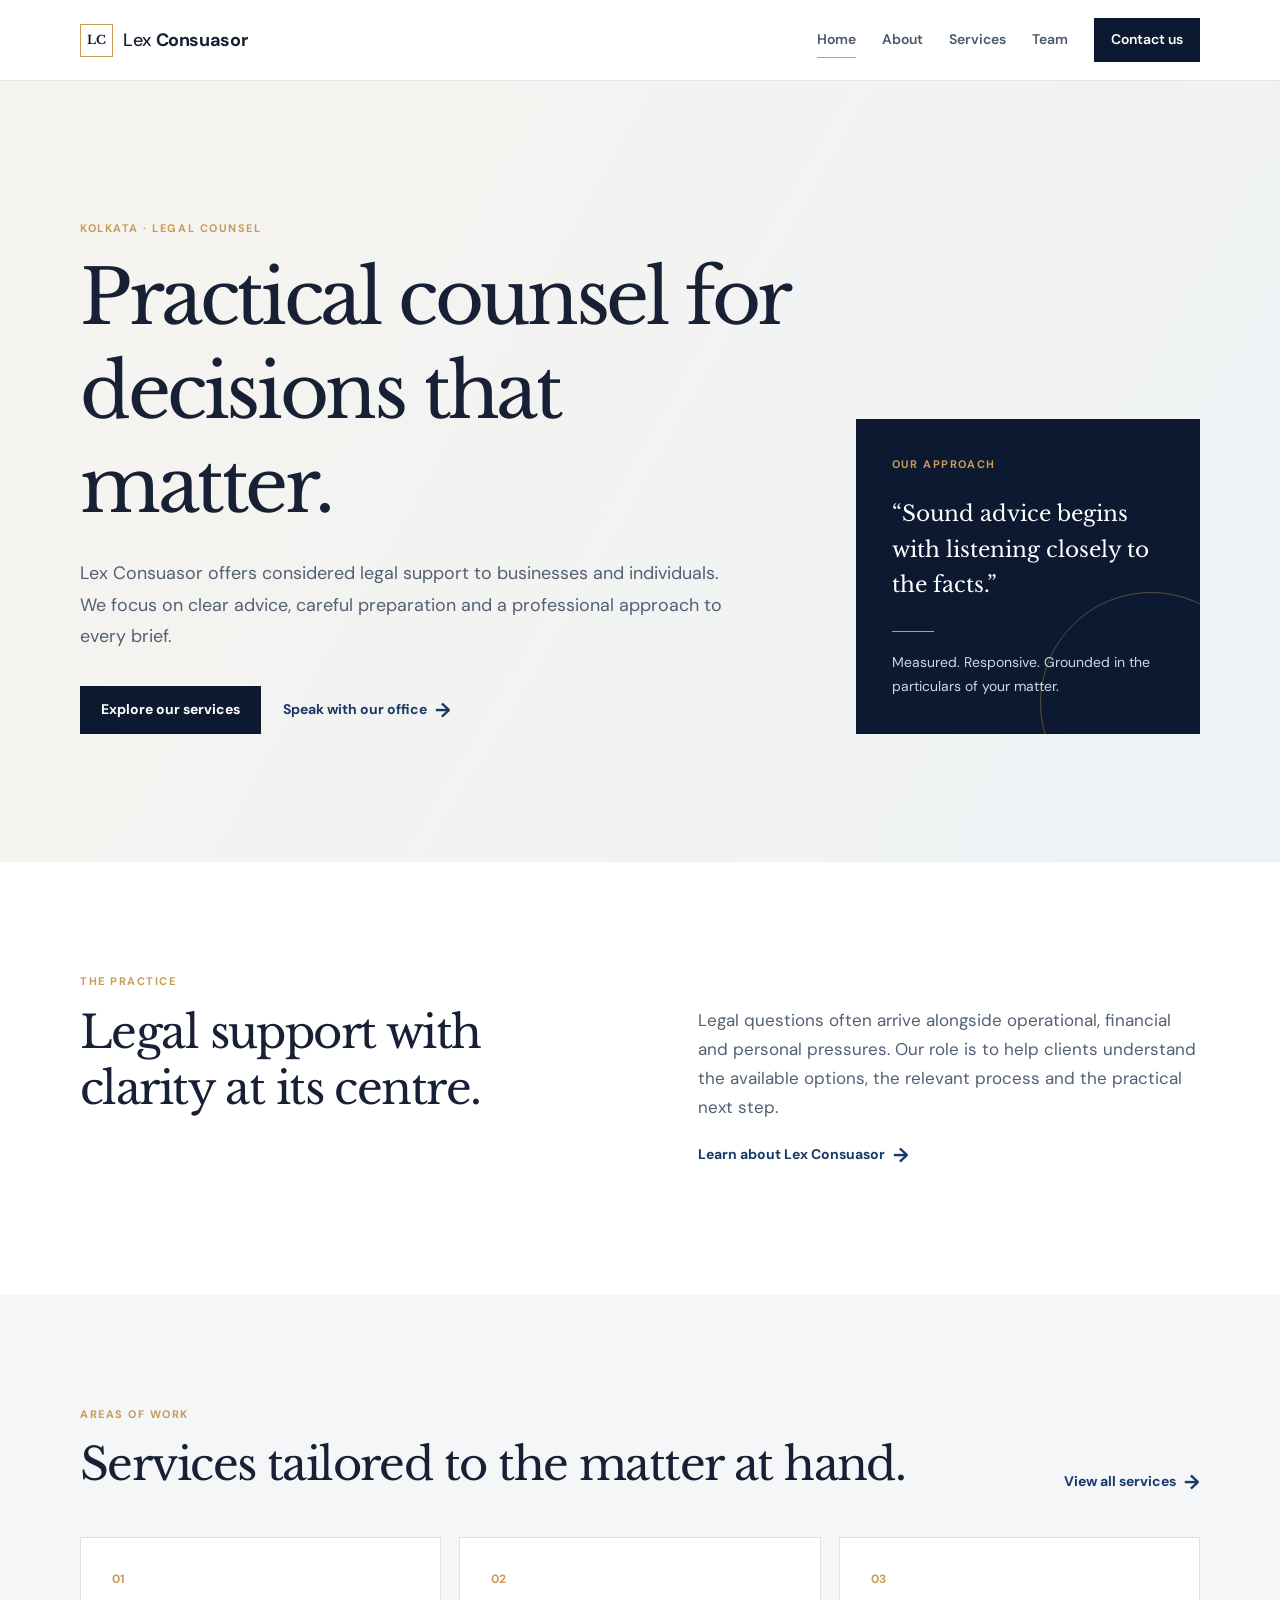
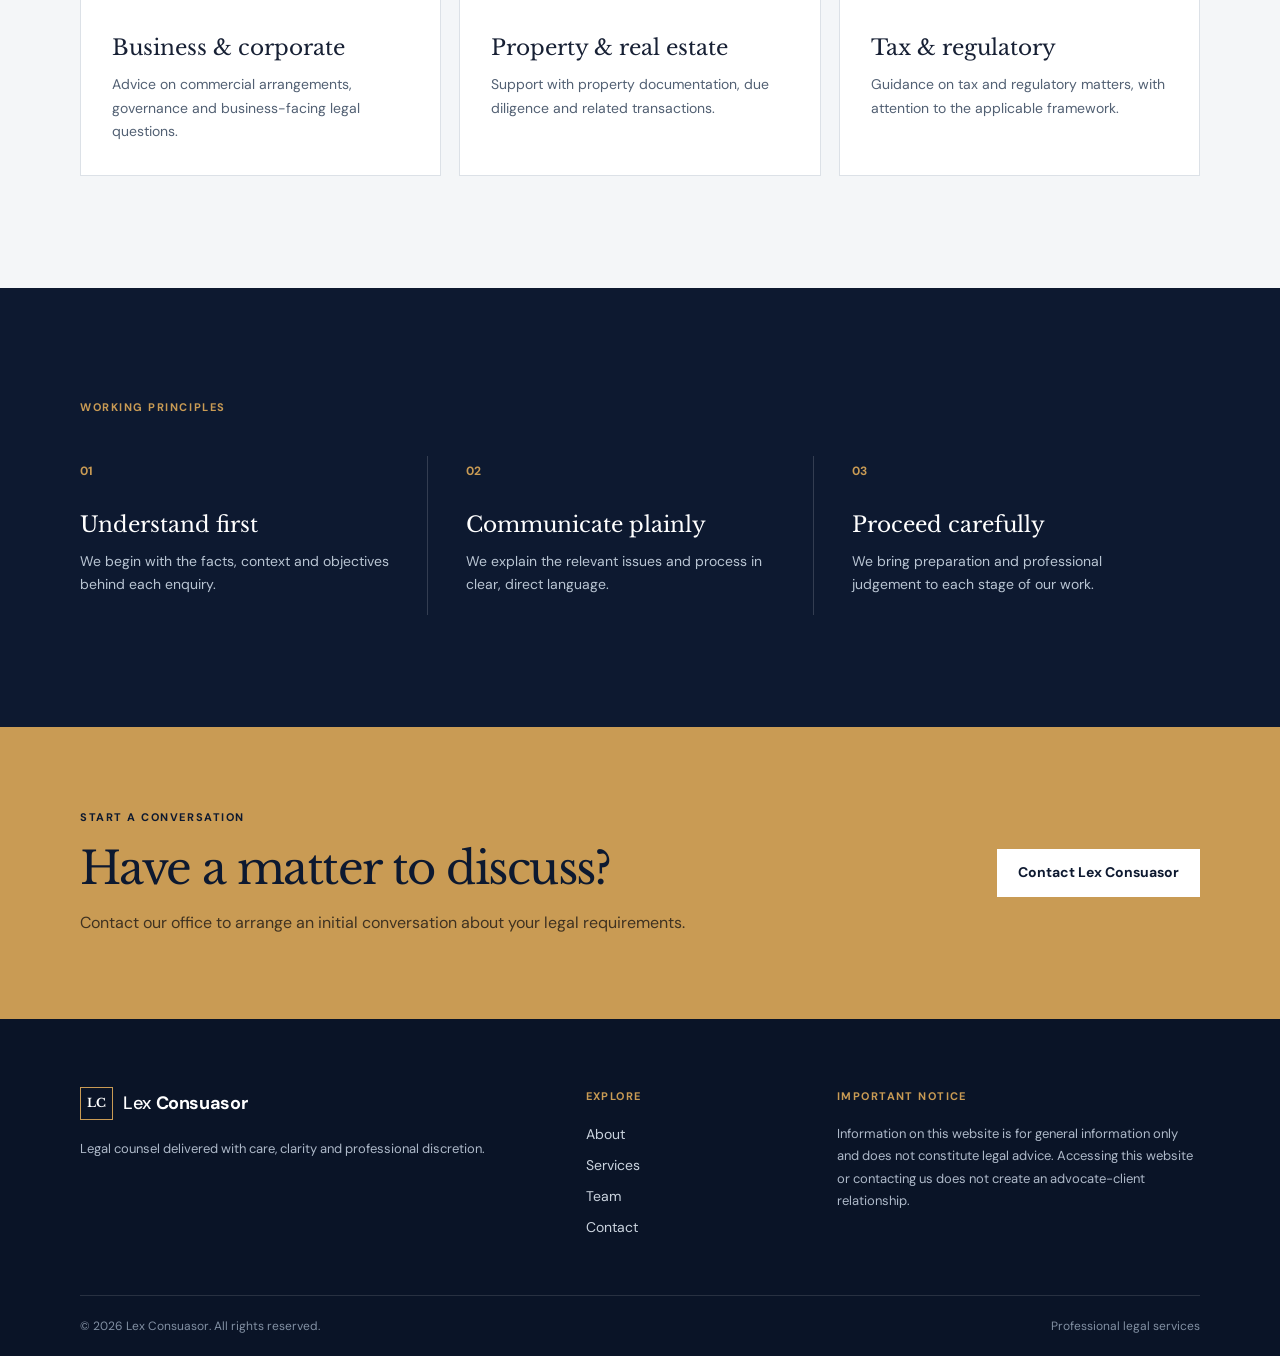
<file: docs/index.html>
<!doctype html>
<html lang="en">
  <head>
    <meta charset="utf-8">
    <meta name="viewport" content="width=device-width, initial-scale=1">
    <meta name="description" content="Lex Consuasor is a Kolkata-based legal practice providing clear, considered counsel across business, property, tax, employment and related matters.">
    <title>Lex Consuasor | Legal Counsel</title>
    <link rel="preconnect" href="https://fonts.googleapis.com">
    <link rel="preconnect" href="https://fonts.gstatic.com" crossorigin>
    <link href="https://fonts.googleapis.com/css2?family=DM+Sans:wght@400;500;600;700&family=Libre+Baskerville:wght@400;700&display=swap" rel="stylesheet">
    <link rel="stylesheet" href="assets/css/style.css">
  </head>
  <body>
    <a class="skip-link" href="#main-content">Skip to content</a>
    <header class="site-header">
      <div class="container header-inner">
        <a class="brand" href="index.html" aria-label="Lex Consuasor home"><span class="brand-mark">LC</span><span>Lex <strong>Consuasor</strong></span></a>
        <button class="menu-toggle" type="button" aria-expanded="false" aria-controls="site-nav"><span></span><span></span><span></span><span class="sr-only">Menu</span></button>
        <nav id="site-nav" class="site-nav" aria-label="Primary navigation">
          <a class="active" aria-current="page" href="index.html">Home</a>
          <a href="about.html">About</a>
          <a href="services.html">Services</a>
          <a href="team.html">Team</a>
          <a class="nav-contact" href="contact.html">Contact us</a>
        </nav>
      </div>
    </header>
    <main id="main-content">
      <section class="hero">
        <div class="container hero-grid">
          <div class="hero-copy">
            <p class="eyebrow">Kolkata · Legal counsel</p>
            <h1>Practical counsel for decisions that matter.</h1>
            <p class="lede">Lex Consuasor offers considered legal support to businesses and individuals. We focus on clear advice, careful preparation and a professional approach to every brief.</p>
            <div class="button-row"><a class="button button-primary" href="services.html">Explore our services</a><a class="text-link" href="contact.html">Speak with our office <span aria-hidden="true">→</span></a></div>
          </div>
          <div class="hero-panel" aria-label="Lex Consuasor principle">
            <p class="panel-kicker">Our approach</p>
            <blockquote>“Sound advice begins with listening closely to the facts.”</blockquote>
            <div class="panel-line"></div>
            <p>Measured. Responsive. Grounded in the particulars of your matter.</p>
          </div>
        </div>
      </section>
      <section class="section intro-section">
        <div class="container split-intro">
          <div><p class="eyebrow">The practice</p><h2>Legal support with clarity at its centre.</h2></div>
          <div><p>Legal questions often arrive alongside operational, financial and personal pressures. Our role is to help clients understand the available options, the relevant process and the practical next step.</p><a class="text-link" href="about.html">Learn about Lex Consuasor <span aria-hidden="true">→</span></a></div>
        </div>
      </section>
      <section class="section section-tint" aria-labelledby="service-heading">
        <div class="container"><div class="section-heading"><div><p class="eyebrow">Areas of work</p><h2 id="service-heading">Services tailored to the matter at hand.</h2></div><a class="text-link" href="services.html">View all services <span aria-hidden="true">→</span></a></div>
          <div class="service-grid">
            <article class="service-card"><span class="number">01</span><h3>Business &amp; corporate</h3><p>Advice on commercial arrangements, governance and business-facing legal questions.</p></article>
            <article class="service-card"><span class="number">02</span><h3>Property &amp; real estate</h3><p>Support with property documentation, due diligence and related transactions.</p></article>
            <article class="service-card"><span class="number">03</span><h3>Tax &amp; regulatory</h3><p>Guidance on tax and regulatory matters, with attention to the applicable framework.</p></article>
          </div>
        </div>
      </section>
      <section class="section values-section">
        <div class="container"><p class="eyebrow">Working principles</p><div class="values-grid"><div><span>01</span><h3>Understand first</h3><p>We begin with the facts, context and objectives behind each enquiry.</p></div><div><span>02</span><h3>Communicate plainly</h3><p>We explain the relevant issues and process in clear, direct language.</p></div><div><span>03</span><h3>Proceed carefully</h3><p>We bring preparation and professional judgement to each stage of our work.</p></div></div></div>
      </section>
      <section class="cta-section"><div class="container cta-inner"><div><p class="eyebrow">Start a conversation</p><h2>Have a matter to discuss?</h2><p>Contact our office to arrange an initial conversation about your legal requirements.</p></div><a class="button button-light" href="contact.html">Contact Lex Consuasor</a></div></section>
    </main>
    <footer class="site-footer"><div class="container footer-grid"><div><a class="brand brand-footer" href="index.html"><span class="brand-mark">LC</span><span>Lex <strong>Consuasor</strong></span></a><p class="footer-note">Legal counsel delivered with care, clarity and professional discretion.</p></div><div><p class="footer-label">Explore</p><a href="about.html">About</a><a href="services.html">Services</a><a href="team.html">Team</a><a href="contact.html">Contact</a></div><div><p class="footer-label">Important notice</p><p class="footer-note">Information on this website is for general information only and does not constitute legal advice. Accessing this website or contacting us does not create an advocate-client relationship.</p></div></div><div class="container footer-bottom"><span>© <span data-current-year></span> Lex Consuasor. All rights reserved.</span><span>Professional legal services</span></div></footer>
    <script src="assets/js/main.js"></script>
  </body>
</html>
</file>
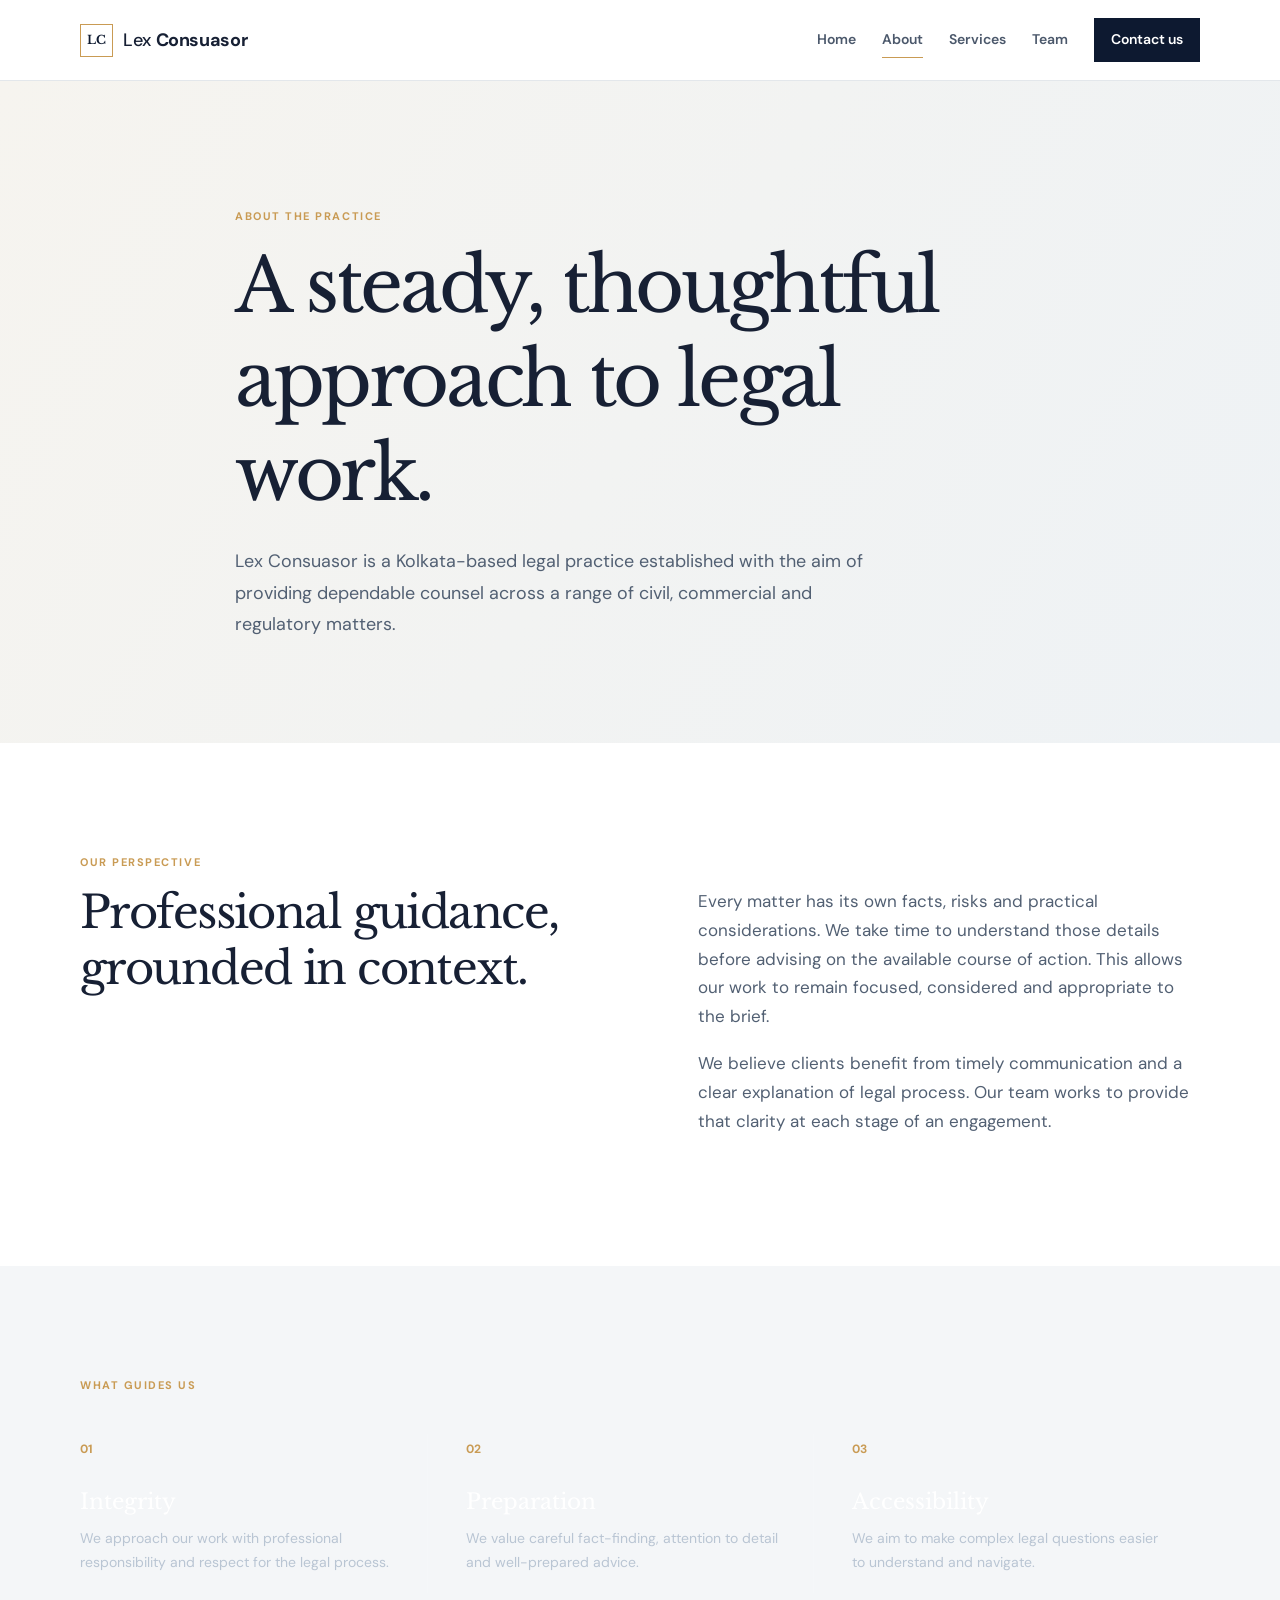
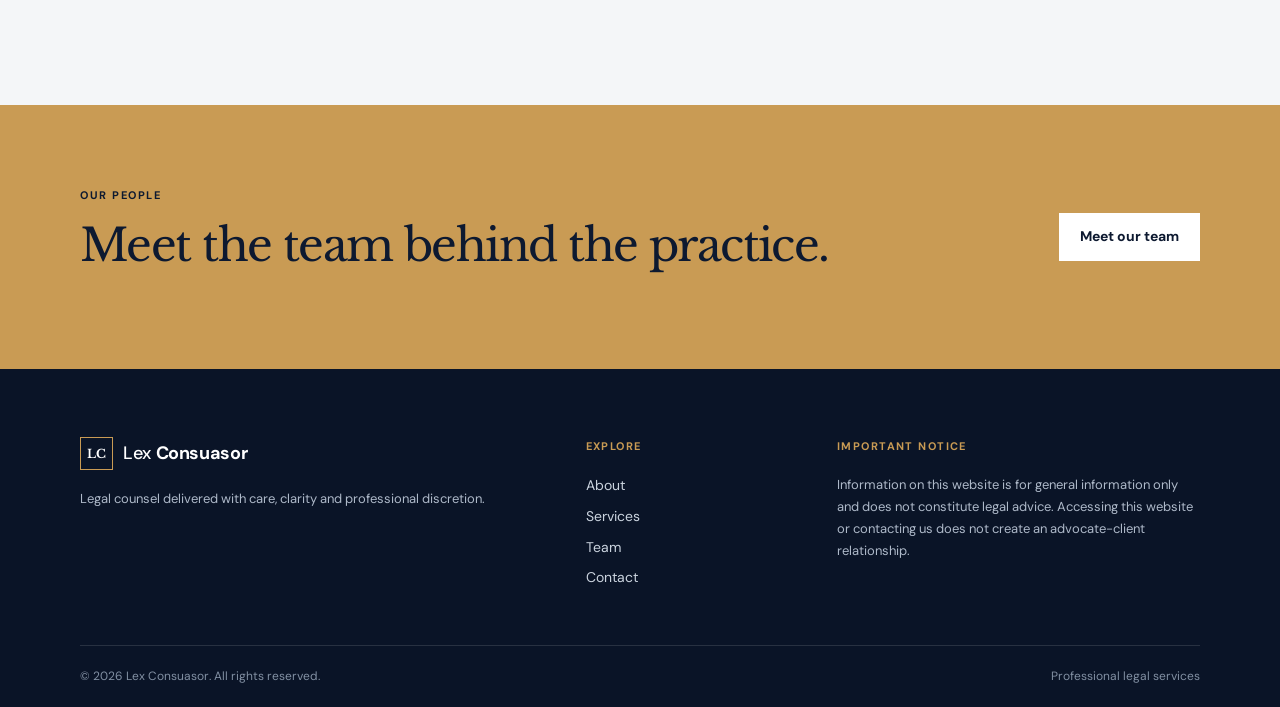
<file: docs/about.html>
<!doctype html>
<html lang="en">
  <head><meta charset="utf-8"><meta name="viewport" content="width=device-width, initial-scale=1"><meta name="description" content="Learn about Lex Consuasor, a legal practice based in Kolkata."><title>About | Lex Consuasor</title><link rel="preconnect" href="https://fonts.googleapis.com"><link rel="preconnect" href="https://fonts.gstatic.com" crossorigin><link href="https://fonts.googleapis.com/css2?family=DM+Sans:wght@400;500;600;700&family=Libre+Baskerville:wght@400;700&display=swap" rel="stylesheet"><link rel="stylesheet" href="assets/css/style.css"></head>
  <body><a class="skip-link" href="#main-content">Skip to content</a><header class="site-header"><div class="container header-inner"><a class="brand" href="index.html" aria-label="Lex Consuasor home"><span class="brand-mark">LC</span><span>Lex <strong>Consuasor</strong></span></a><button class="menu-toggle" type="button" aria-expanded="false" aria-controls="site-nav"><span></span><span></span><span></span><span class="sr-only">Menu</span></button><nav id="site-nav" class="site-nav" aria-label="Primary navigation"><a href="index.html">Home</a><a class="active" aria-current="page" href="about.html">About</a><a href="services.html">Services</a><a href="team.html">Team</a><a class="nav-contact" href="contact.html">Contact us</a></nav></div></header>
  <main id="main-content"><section class="page-hero"><div class="container narrow"><p class="eyebrow">About the practice</p><h1>A steady, thoughtful approach to legal work.</h1><p class="lede">Lex Consuasor is a Kolkata-based legal practice established with the aim of providing dependable counsel across a range of civil, commercial and regulatory matters.</p></div></section><section class="section"><div class="container split-intro"><div><p class="eyebrow">Our perspective</p><h2>Professional guidance, grounded in context.</h2></div><div><p>Every matter has its own facts, risks and practical considerations. We take time to understand those details before advising on the available course of action. This allows our work to remain focused, considered and appropriate to the brief.</p><p>We believe clients benefit from timely communication and a clear explanation of legal process. Our team works to provide that clarity at each stage of an engagement.</p></div></div></section><section class="section section-tint"><div class="container"><p class="eyebrow">What guides us</p><div class="values-grid"><div><span>01</span><h3>Integrity</h3><p>We approach our work with professional responsibility and respect for the legal process.</p></div><div><span>02</span><h3>Preparation</h3><p>We value careful fact-finding, attention to detail and well-prepared advice.</p></div><div><span>03</span><h3>Accessibility</h3><p>We aim to make complex legal questions easier to understand and navigate.</p></div></div></div></section><section class="cta-section"><div class="container cta-inner"><div><p class="eyebrow">Our people</p><h2>Meet the team behind the practice.</h2></div><a class="button button-light" href="team.html">Meet our team</a></div></section></main>
  <footer class="site-footer"><div class="container footer-grid"><div><a class="brand brand-footer" href="index.html"><span class="brand-mark">LC</span><span>Lex <strong>Consuasor</strong></span></a><p class="footer-note">Legal counsel delivered with care, clarity and professional discretion.</p></div><div><p class="footer-label">Explore</p><a href="about.html">About</a><a href="services.html">Services</a><a href="team.html">Team</a><a href="contact.html">Contact</a></div><div><p class="footer-label">Important notice</p><p class="footer-note">Information on this website is for general information only and does not constitute legal advice. Accessing this website or contacting us does not create an advocate-client relationship.</p></div></div><div class="container footer-bottom"><span>© <span data-current-year></span> Lex Consuasor. All rights reserved.</span><span>Professional legal services</span></div></footer><script src="assets/js/main.js"></script></body>
</html>
</file>
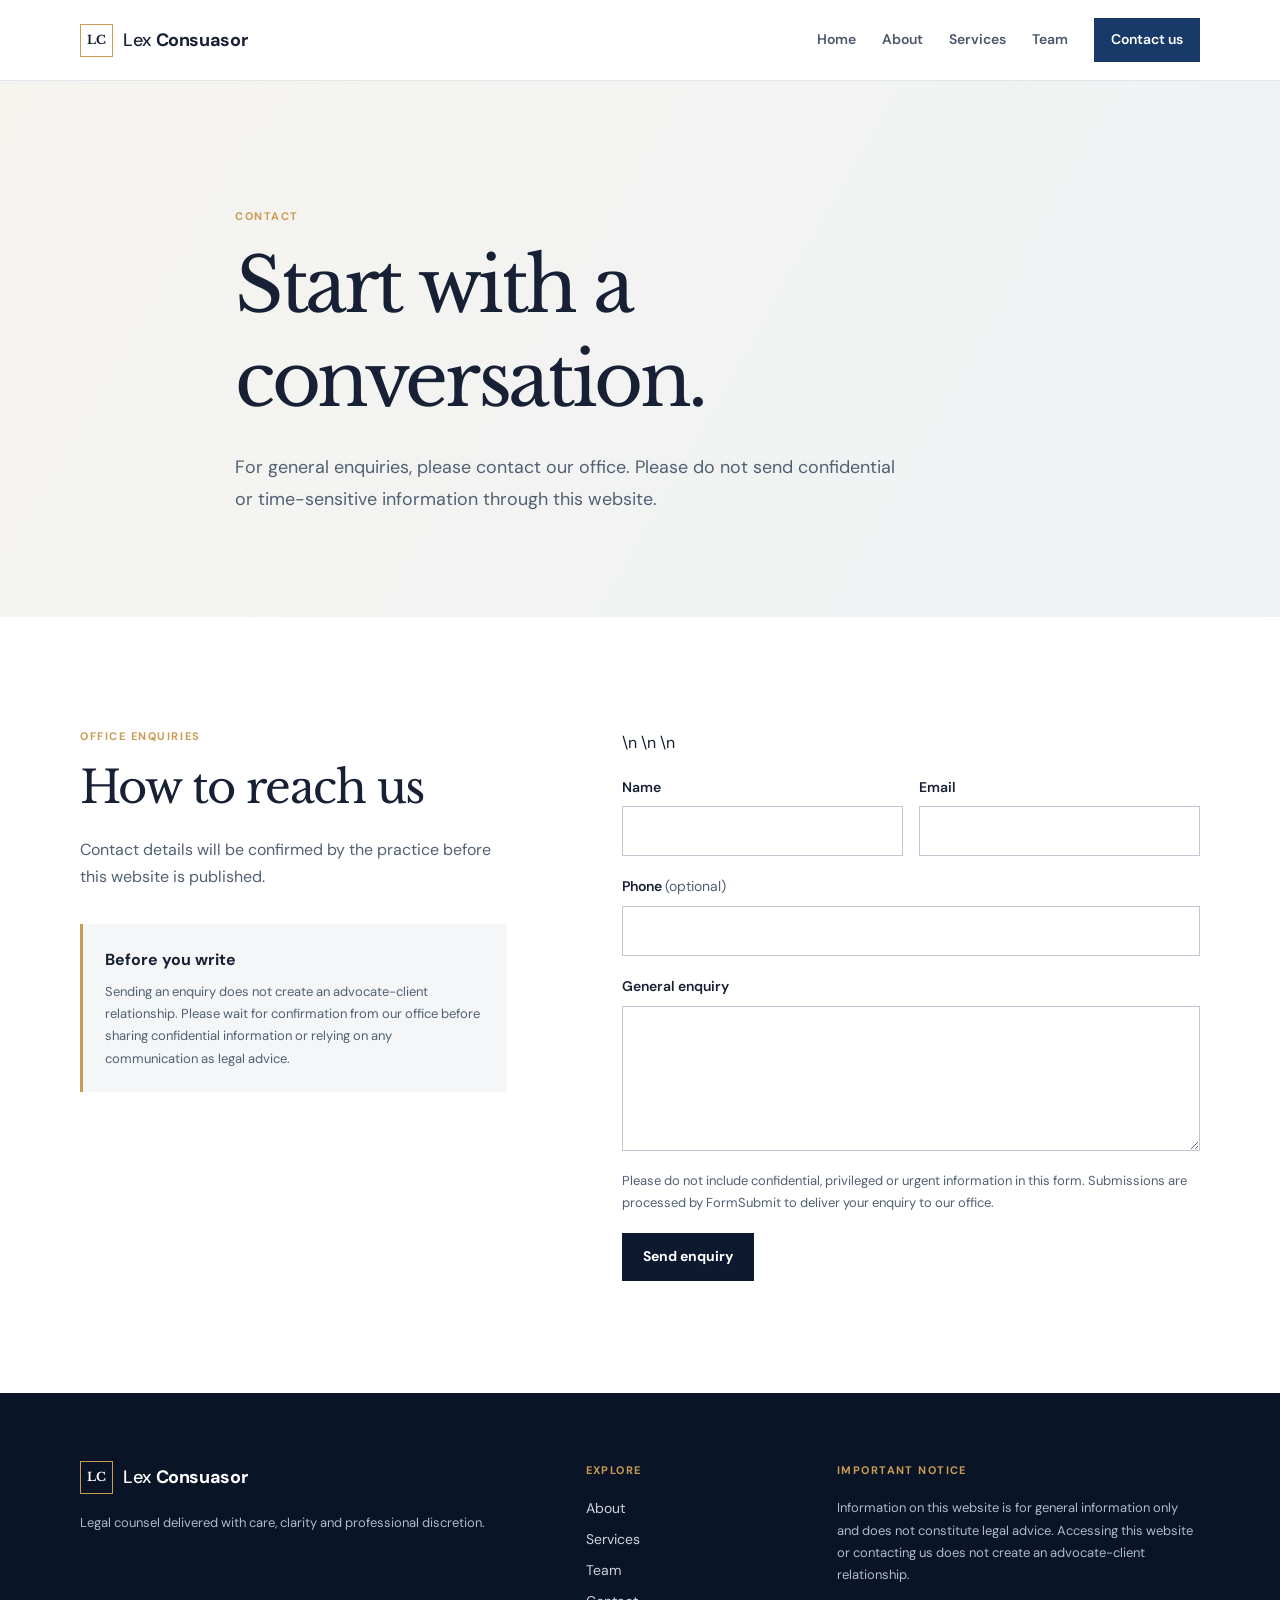
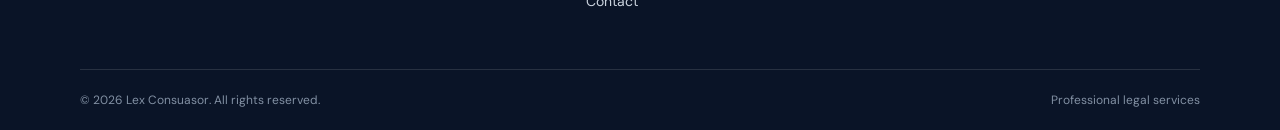
<file: docs/contact.html>
<!doctype html>
<html lang="en">
  <head><meta charset="utf-8"><meta name="viewport" content="width=device-width, initial-scale=1"><meta name="description" content="Contact Lex Consuasor."><title>Contact | Lex Consuasor</title><link rel="preconnect" href="https://fonts.googleapis.com"><link rel="preconnect" href="https://fonts.gstatic.com" crossorigin><link href="https://fonts.googleapis.com/css2?family=DM+Sans:wght@400;500;600;700&family=Libre+Baskerville:wght@400;700&display=swap" rel="stylesheet"><link rel="stylesheet" href="assets/css/style.css"></head>
  <body><a class="skip-link" href="#main-content">Skip to content</a><header class="site-header"><div class="container header-inner"><a class="brand" href="index.html" aria-label="Lex Consuasor home"><span class="brand-mark">LC</span><span>Lex <strong>Consuasor</strong></span></a><button class="menu-toggle" type="button" aria-expanded="false" aria-controls="site-nav"><span></span><span></span><span></span><span class="sr-only">Menu</span></button><nav id="site-nav" class="site-nav" aria-label="Primary navigation"><a href="index.html">Home</a><a href="about.html">About</a><a href="services.html">Services</a><a href="team.html">Team</a><a class="nav-contact active" aria-current="page" href="contact.html">Contact us</a></nav></div></header>
  <main id="main-content"><section class="page-hero"><div class="container narrow"><p class="eyebrow">Contact</p><h1>Start with a conversation.</h1><p class="lede">For general enquiries, please contact our office. Please do not send confidential or time-sensitive information through this website.</p></div></section><section class="section"><div class="container contact-grid"><div><p class="eyebrow">Office enquiries</p><h2>How to reach us</h2><p>Contact details will be confirmed by the practice before this website is published.</p><div class="contact-notice"><strong>Before you write</strong><p>Sending an enquiry does not create an advocate-client relationship. Please wait for confirmation from our office before sharing confidential information or relying on any communication as legal advice.</p></div></div><form class="contact-form" action="https://formsubmit.co/lc.kol@outlook.com" method="post">\n        <input type="hidden" name="_subject" value="New Lex Consuasor website enquiry">\n        <input type="hidden" name="_template" value="table">\n        <input type="hidden" name="_next" value="https://lex-consuasor.github.io/lex-consuasor/thanks.html"><div class="form-row"><label for="name">Name<input id="name" name="name" autocomplete="name" required></label><label for="email">Email<input id="email" name="email" type="email" autocomplete="email" required></label></div><label for="phone">Phone <span>(optional)</span><input id="phone" name="phone" type="tel" autocomplete="tel"></label><label for="message">General enquiry<textarea id="message" name="message" rows="5" required></textarea></label><p class="form-note">Please do not include confidential, privileged or urgent information in this form. Submissions are processed by FormSubmit to deliver your enquiry to our office.</p><button class="button button-primary" type="submit">Send enquiry</button></form></div></section></main>
  <footer class="site-footer"><div class="container footer-grid"><div><a class="brand brand-footer" href="index.html"><span class="brand-mark">LC</span><span>Lex <strong>Consuasor</strong></span></a><p class="footer-note">Legal counsel delivered with care, clarity and professional discretion.</p></div><div><p class="footer-label">Explore</p><a href="about.html">About</a><a href="services.html">Services</a><a href="team.html">Team</a><a href="contact.html">Contact</a></div><div><p class="footer-label">Important notice</p><p class="footer-note">Information on this website is for general information only and does not constitute legal advice. Accessing this website or contacting us does not create an advocate-client relationship.</p></div></div><div class="container footer-bottom"><span>© <span data-current-year></span> Lex Consuasor. All rights reserved.</span><span>Professional legal services</span></div></footer><script src="assets/js/main.js"></script></body>
</html>
</file>
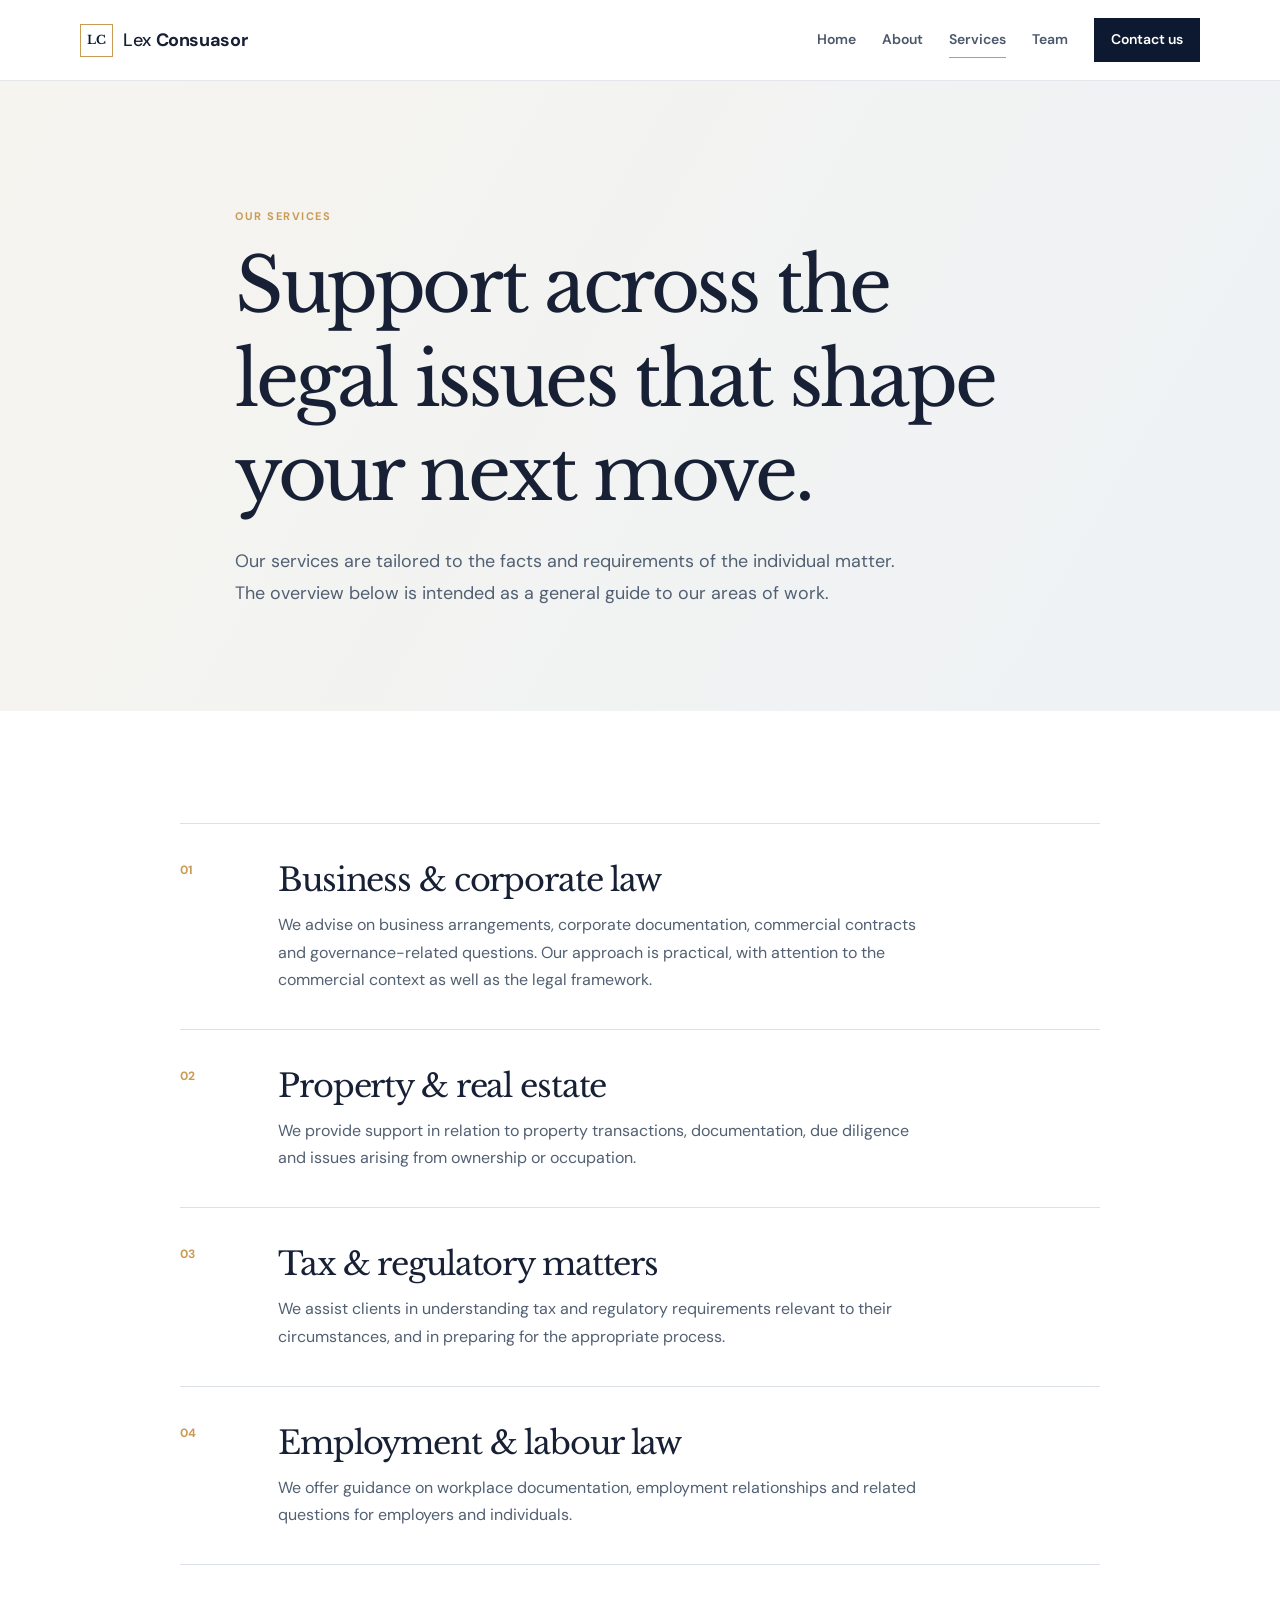
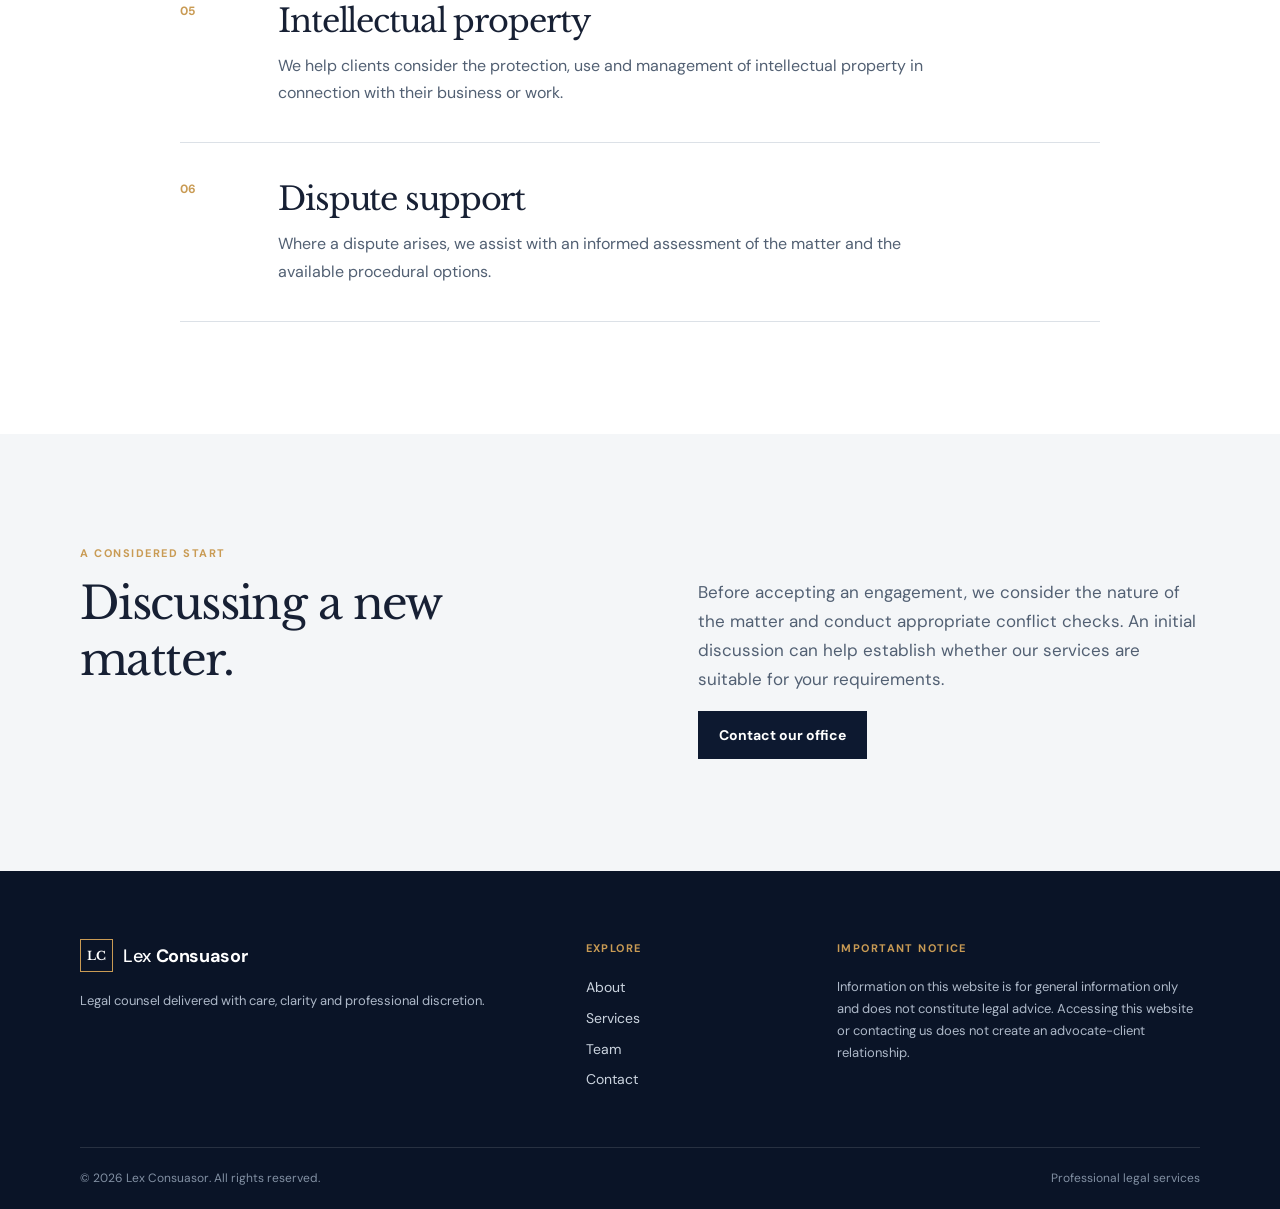
<file: docs/services.html>
<!doctype html>
<html lang="en">
  <head><meta charset="utf-8"><meta name="viewport" content="width=device-width, initial-scale=1"><meta name="description" content="Legal services offered by Lex Consuasor."><title>Services | Lex Consuasor</title><link rel="preconnect" href="https://fonts.googleapis.com"><link rel="preconnect" href="https://fonts.gstatic.com" crossorigin><link href="https://fonts.googleapis.com/css2?family=DM+Sans:wght@400;500;600;700&family=Libre+Baskerville:wght@400;700&display=swap" rel="stylesheet"><link rel="stylesheet" href="assets/css/style.css"></head>
  <body><a class="skip-link" href="#main-content">Skip to content</a><header class="site-header"><div class="container header-inner"><a class="brand" href="index.html" aria-label="Lex Consuasor home"><span class="brand-mark">LC</span><span>Lex <strong>Consuasor</strong></span></a><button class="menu-toggle" type="button" aria-expanded="false" aria-controls="site-nav"><span></span><span></span><span></span><span class="sr-only">Menu</span></button><nav id="site-nav" class="site-nav" aria-label="Primary navigation"><a href="index.html">Home</a><a href="about.html">About</a><a class="active" aria-current="page" href="services.html">Services</a><a href="team.html">Team</a><a class="nav-contact" href="contact.html">Contact us</a></nav></div></header>
  <main id="main-content"><section class="page-hero"><div class="container narrow"><p class="eyebrow">Our services</p><h1>Support across the legal issues that shape your next move.</h1><p class="lede">Our services are tailored to the facts and requirements of the individual matter. The overview below is intended as a general guide to our areas of work.</p></div></section><section class="section"><div class="container service-list"><article><span>01</span><div><h2>Business &amp; corporate law</h2><p>We advise on business arrangements, corporate documentation, commercial contracts and governance-related questions. Our approach is practical, with attention to the commercial context as well as the legal framework.</p></div></article><article><span>02</span><div><h2>Property &amp; real estate</h2><p>We provide support in relation to property transactions, documentation, due diligence and issues arising from ownership or occupation.</p></div></article><article><span>03</span><div><h2>Tax &amp; regulatory matters</h2><p>We assist clients in understanding tax and regulatory requirements relevant to their circumstances, and in preparing for the appropriate process.</p></div></article><article><span>04</span><div><h2>Employment &amp; labour law</h2><p>We offer guidance on workplace documentation, employment relationships and related questions for employers and individuals.</p></div></article><article><span>05</span><div><h2>Intellectual property</h2><p>We help clients consider the protection, use and management of intellectual property in connection with their business or work.</p></div></article><article><span>06</span><div><h2>Dispute support</h2><p>Where a dispute arises, we assist with an informed assessment of the matter and the available procedural options.</p></div></article></div></section><section class="section section-tint"><div class="container split-intro"><div><p class="eyebrow">A considered start</p><h2>Discussing a new matter.</h2></div><div><p>Before accepting an engagement, we consider the nature of the matter and conduct appropriate conflict checks. An initial discussion can help establish whether our services are suitable for your requirements.</p><a class="button button-primary" href="contact.html">Contact our office</a></div></div></section></main>
  <footer class="site-footer"><div class="container footer-grid"><div><a class="brand brand-footer" href="index.html"><span class="brand-mark">LC</span><span>Lex <strong>Consuasor</strong></span></a><p class="footer-note">Legal counsel delivered with care, clarity and professional discretion.</p></div><div><p class="footer-label">Explore</p><a href="about.html">About</a><a href="services.html">Services</a><a href="team.html">Team</a><a href="contact.html">Contact</a></div><div><p class="footer-label">Important notice</p><p class="footer-note">Information on this website is for general information only and does not constitute legal advice. Accessing this website or contacting us does not create an advocate-client relationship.</p></div></div><div class="container footer-bottom"><span>© <span data-current-year></span> Lex Consuasor. All rights reserved.</span><span>Professional legal services</span></div></footer><script src="assets/js/main.js"></script></body>
</html>
</file>
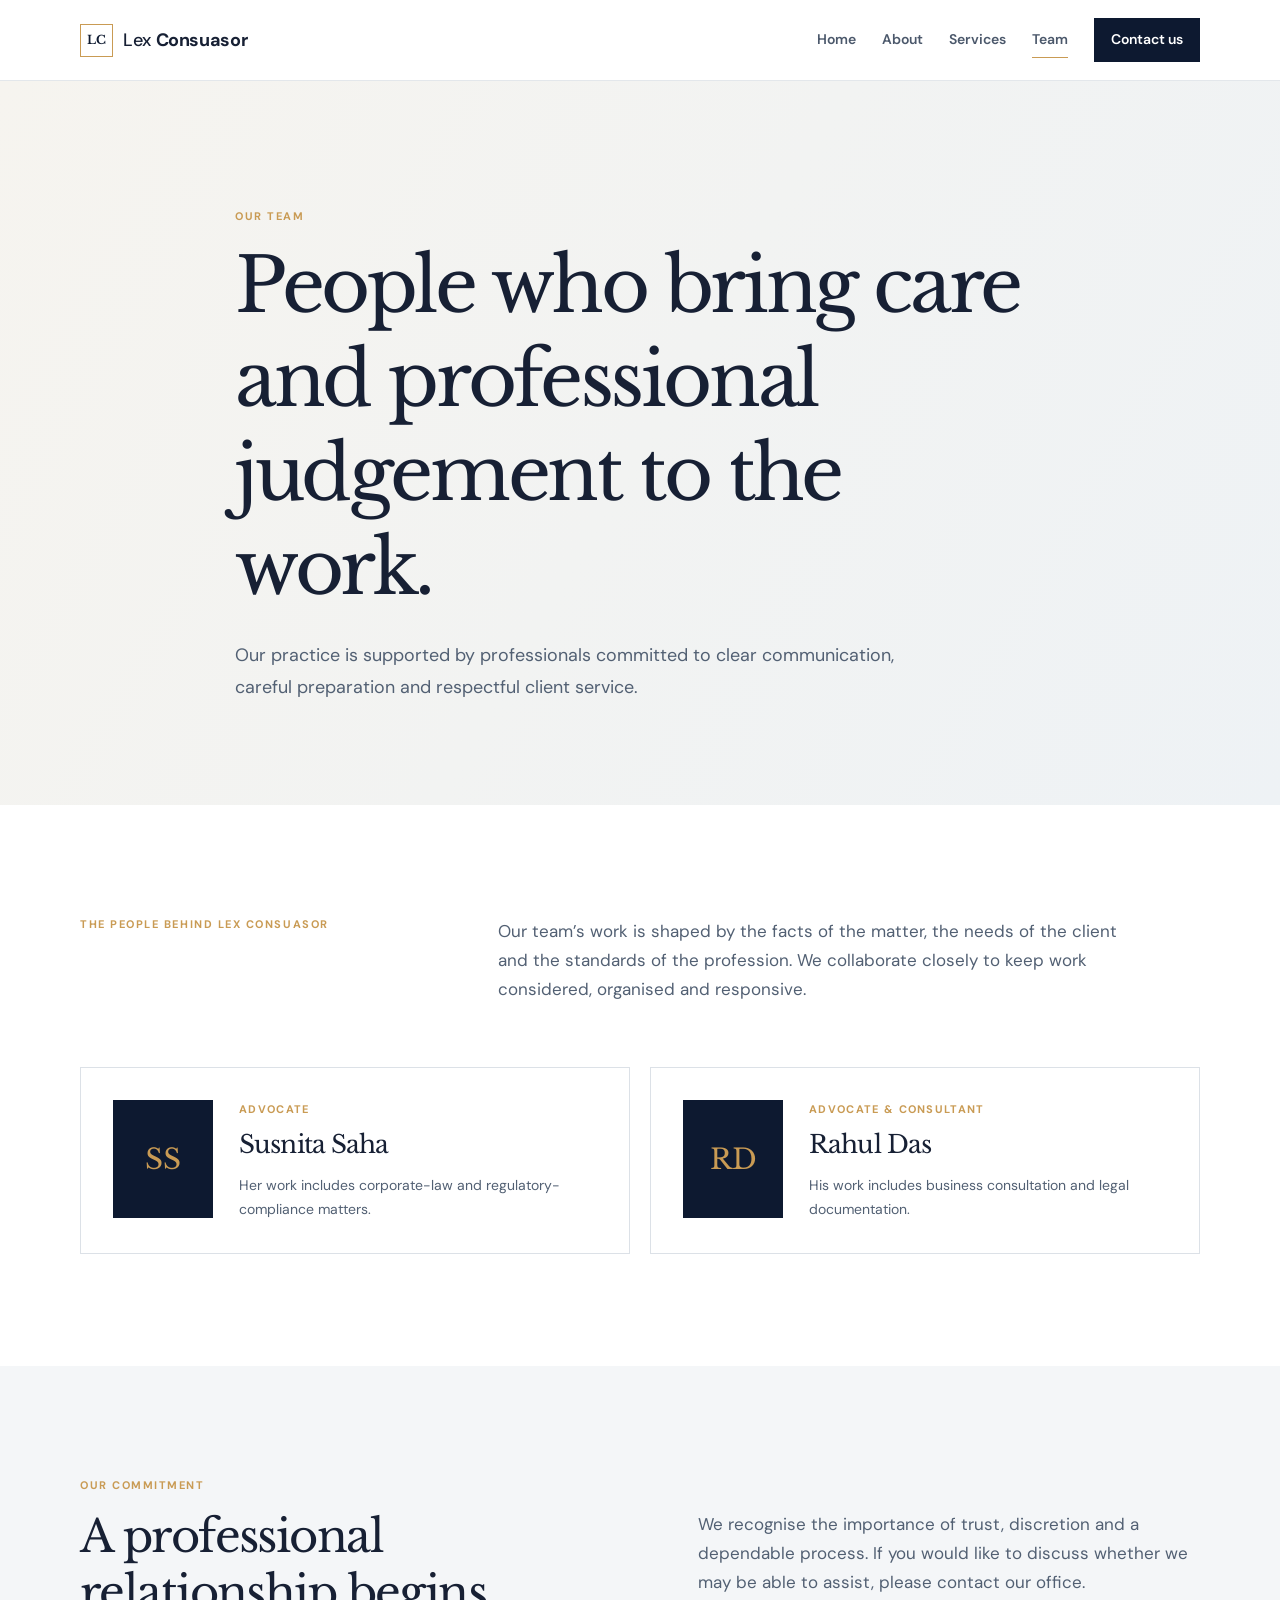
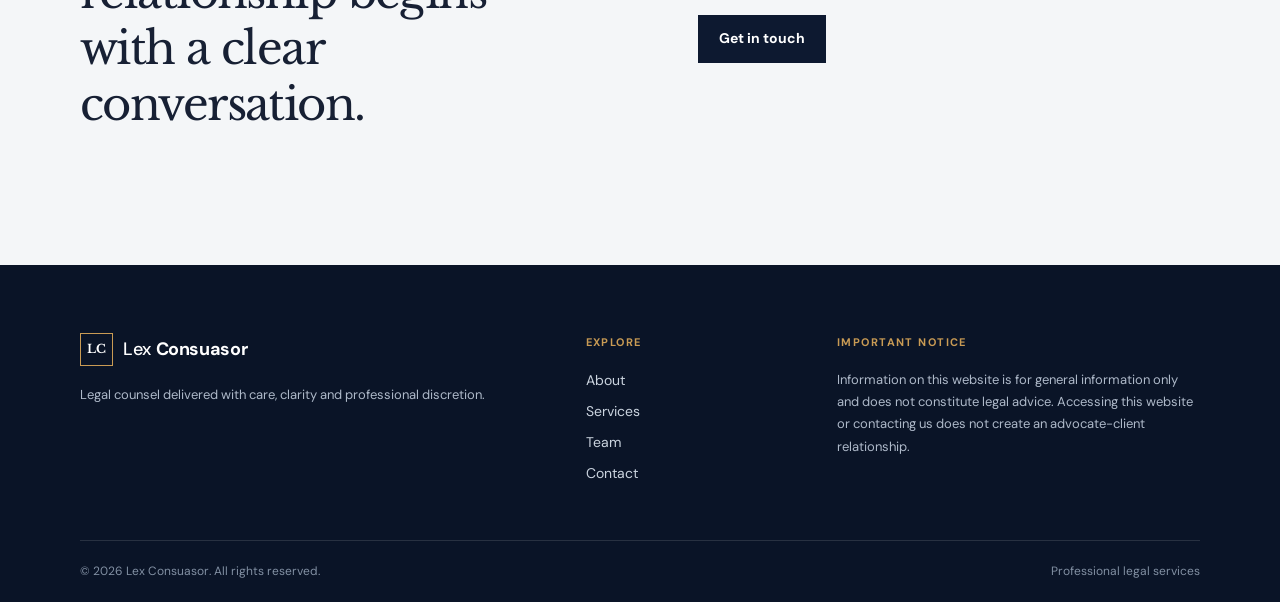
<file: docs/team.html>
<!doctype html>
<html lang="en">
  <head>
    <meta charset="utf-8">
    <meta name="viewport" content="width=device-width, initial-scale=1">
    <meta name="description" content="The people of Lex Consuasor.">
    <title>Team | Lex Consuasor</title>
    <link rel="preconnect" href="https://fonts.googleapis.com">
    <link rel="preconnect" href="https://fonts.gstatic.com" crossorigin>
    <link href="https://fonts.googleapis.com/css2?family=DM+Sans:wght@400;500;600;700&family=Libre+Baskerville:wght@400;700&display=swap" rel="stylesheet">
    <link rel="stylesheet" href="assets/css/style.css">
  </head>
  <body>
    <a class="skip-link" href="#main-content">Skip to content</a>
    <header class="site-header">
      <div class="container header-inner">
        <a class="brand" href="index.html" aria-label="Lex Consuasor home"><span class="brand-mark">LC</span><span>Lex <strong>Consuasor</strong></span></a>
        <button class="menu-toggle" type="button" aria-expanded="false" aria-controls="site-nav"><span></span><span></span><span></span><span class="sr-only">Menu</span></button>
        <nav id="site-nav" class="site-nav" aria-label="Primary navigation">
          <a href="index.html">Home</a><a href="about.html">About</a><a href="services.html">Services</a><a class="active" aria-current="page" href="team.html">Team</a><a class="nav-contact" href="contact.html">Contact us</a>
        </nav>
      </div>
    </header>
    <main id="main-content">
      <section class="page-hero"><div class="container narrow"><p class="eyebrow">Our team</p><h1>People who bring care and professional judgement to the work.</h1><p class="lede">Our practice is supported by professionals committed to clear communication, careful preparation and respectful client service.</p></div></section>
      <section class="section"><div class="container"><div class="team-intro"><p class="eyebrow">The people behind Lex Consuasor</p><p>Our team’s work is shaped by the facts of the matter, the needs of the client and the standards of the profession. We collaborate closely to keep work considered, organised and responsive.</p></div><div class="team-grid">
        <article class="team-card"><div class="team-monogram" aria-hidden="true">SS</div><div><p class="team-role">Advocate</p><h2>Susnita Saha</h2><p>Her work includes corporate-law and regulatory-compliance matters.</p></div></article>
        <article class="team-card"><div class="team-monogram" aria-hidden="true">RD</div><div><p class="team-role">Advocate &amp; consultant</p><h2>Rahul Das</h2><p>His work includes business consultation and legal documentation.</p></div></article>
      </div></div></section>
      <section class="section section-tint"><div class="container split-intro"><div><p class="eyebrow">Our commitment</p><h2>A professional relationship begins with a clear conversation.</h2></div><div><p>We recognise the importance of trust, discretion and a dependable process. If you would like to discuss whether we may be able to assist, please contact our office.</p><a class="button button-primary" href="contact.html">Get in touch</a></div></div></section>
    </main>
    <footer class="site-footer"><div class="container footer-grid"><div><a class="brand brand-footer" href="index.html"><span class="brand-mark">LC</span><span>Lex <strong>Consuasor</strong></span></a><p class="footer-note">Legal counsel delivered with care, clarity and professional discretion.</p></div><div><p class="footer-label">Explore</p><a href="about.html">About</a><a href="services.html">Services</a><a href="team.html">Team</a><a href="contact.html">Contact</a></div><div><p class="footer-label">Important notice</p><p class="footer-note">Information on this website is for general information only and does not constitute legal advice. Accessing this website or contacting us does not create an advocate-client relationship.</p></div></div><div class="container footer-bottom"><span>© <span data-current-year></span> Lex Consuasor. All rights reserved.</span><span>Professional legal services</span></div></footer>
    <script src="assets/js/main.js"></script>
  </body>
</html>
</file>
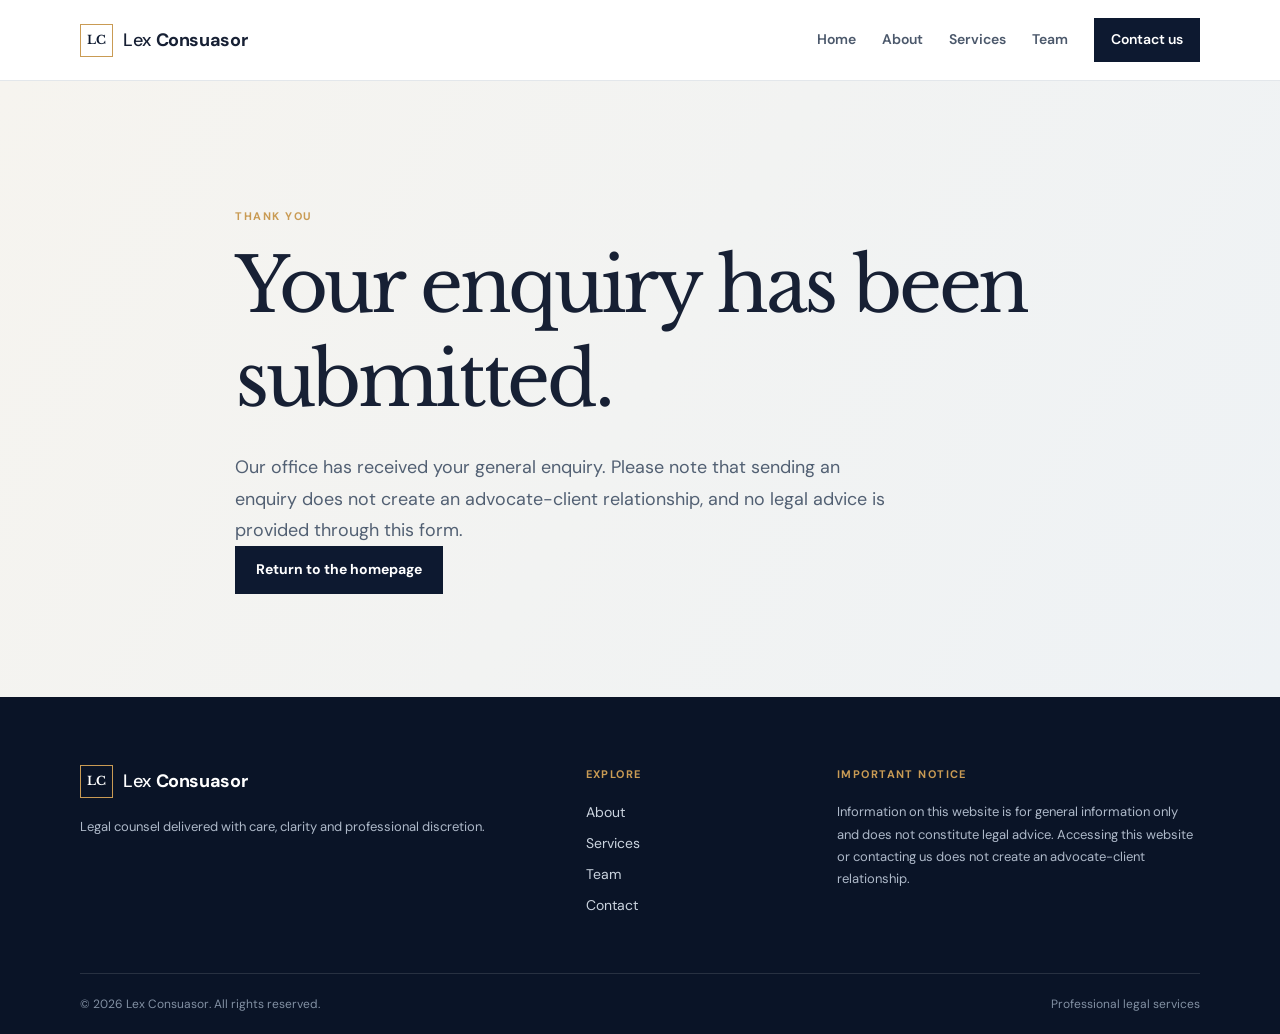
<file: docs/thanks.html>
<!doctype html>
<html lang="en">
  <head>
    <meta charset="utf-8">
    <meta name="viewport" content="width=device-width, initial-scale=1">
    <meta name="robots" content="noindex">
    <title>Enquiry received | Lex Consuasor</title>
    <link rel="preconnect" href="https://fonts.googleapis.com">
    <link rel="preconnect" href="https://fonts.gstatic.com" crossorigin>
    <link href="https://fonts.googleapis.com/css2?family=DM+Sans:wght@400;500;600;700&family=Libre+Baskerville:wght@400;700&display=swap" rel="stylesheet">
    <link rel="stylesheet" href="assets/css/style.css">
  </head>
  <body>
    <a class="skip-link" href="#main-content">Skip to content</a>
    <header class="site-header"><div class="container header-inner">
      <a class="brand" href="index.html" aria-label="Lex Consuasor home"><span class="brand-mark">LC</span><span>Lex <strong>Consuasor</strong></span></a>
      <button class="menu-toggle" type="button" aria-expanded="false" aria-controls="site-nav"><span></span><span></span><span></span><span class="sr-only">Menu</span></button>
      <nav id="site-nav" class="site-nav" aria-label="Primary navigation"><a href="index.html">Home</a><a href="about.html">About</a><a href="services.html">Services</a><a href="team.html">Team</a><a class="nav-contact" href="contact.html">Contact us</a></nav>
    </div></header>
    <main id="main-content">
      <section class="page-hero"><div class="container narrow">
        <p class="eyebrow">Thank you</p>
        <h1>Your enquiry has been submitted.</h1>
        <p class="lede">Our office has received your general enquiry. Please note that sending an enquiry does not create an advocate-client relationship, and no legal advice is provided through this form.</p>
        <a class="button button-primary" href="index.html">Return to the homepage</a>
      </div></section>
    </main>
    <footer class="site-footer"><div class="container footer-grid"><div><a class="brand brand-footer" href="index.html"><span class="brand-mark">LC</span><span>Lex <strong>Consuasor</strong></span></a><p class="footer-note">Legal counsel delivered with care, clarity and professional discretion.</p></div><div><p class="footer-label">Explore</p><a href="about.html">About</a><a href="services.html">Services</a><a href="team.html">Team</a><a href="contact.html">Contact</a></div><div><p class="footer-label">Important notice</p><p class="footer-note">Information on this website is for general information only and does not constitute legal advice. Accessing this website or contacting us does not create an advocate-client relationship.</p></div></div><div class="container footer-bottom"><span>© <span data-current-year></span> Lex Consuasor. All rights reserved.</span><span>Professional legal services</span></div></footer>
    <script src="assets/js/main.js"></script>
  </body>
</html>
</file>
<file: docs/assets/css/style.css>
:root {
  --ink: #172034;
  --navy: #0d1930;
  --blue: #173a69;
  --gold: #c99b54;
  --mist: #f4f6f8;
  --line: #dce1e7;
  --copy: #526073;
  --white: #fff;
  --serif: "Libre Baskerville", Georgia, serif;
  --sans: "DM Sans", Arial, sans-serif;
}

* { box-sizing: border-box; }
html { scroll-behavior: smooth; }
body { margin: 0; color: var(--ink); font: 400 16px/1.7 var(--sans); background: var(--white); }
a { color: inherit; text-decoration: none; }
button, input, textarea { font: inherit; }
.container { width: min(1120px, calc(100% - 48px)); margin: 0 auto; }
.narrow { max-width: 810px; }
.sr-only { position: absolute; width: 1px; height: 1px; padding: 0; margin: -1px; overflow: hidden; clip: rect(0, 0, 0, 0); white-space: nowrap; border: 0; }
.skip-link { position: absolute; left: 16px; top: -60px; z-index: 20; padding: 8px 14px; color: var(--white); background: var(--navy); border-radius: 4px; }
.skip-link:focus { top: 12px; }

.site-header { position: sticky; top: 0; z-index: 10; background: rgba(255,255,255,.97); border-bottom: 1px solid rgba(220,225,231,.8); backdrop-filter: blur(8px); }
.header-inner { min-height: 80px; display: flex; align-items: center; justify-content: space-between; gap: 28px; }
.brand { display: inline-flex; align-items: center; gap: 10px; font-size: 18px; font-weight: 500; letter-spacing: -.02em; white-space: nowrap; }
.brand strong { font-weight: 700; }
.brand-mark { display: grid; width: 33px; height: 33px; place-items: center; font: 700 12px/1 var(--serif); color: var(--navy); border: 1px solid var(--gold); }
.site-nav { display: flex; align-items: center; gap: 26px; font-size: 14px; font-weight: 600; color: #4b586b; }
.site-nav > a { position: relative; padding: 8px 0; }
.site-nav > a:not(.nav-contact)::after { content: ""; position: absolute; left: 0; right: 0; bottom: 2px; height: 1px; background: var(--gold); transform: scaleX(0); transition: transform .2s; }
.site-nav > a:hover::after, .site-nav > a.active:not(.nav-contact)::after { transform: scaleX(1); }
.nav-contact { color: var(--white); padding: 10px 17px !important; background: var(--navy); transition: background .2s; }
.nav-contact:hover, .nav-contact.active { background: var(--blue); }
.menu-toggle { display: none; padding: 8px; background: none; border: 0; cursor: pointer; }
.menu-toggle span:not(.sr-only) { display: block; width: 22px; height: 2px; margin: 4px 0; background: var(--navy); }

h1, h2, h3, p { margin-top: 0; }
h1, h2, h3 { font-family: var(--serif); font-weight: 400; line-height: 1.25; }
h1 { max-width: 800px; margin-bottom: 25px; font-size: clamp(2.5rem, 6vw, 4.7rem); letter-spacing: -.045em; }
h2 { margin-bottom: 20px; font-size: clamp(1.75rem, 3.8vw, 2.8rem); letter-spacing: -.035em; }
h3 { margin-bottom: 12px; font-size: 1.35rem; }
p { margin-bottom: 18px; color: var(--copy); }
.lede { max-width: 660px; font-size: 1.12rem; line-height: 1.75; }
.eyebrow { margin-bottom: 16px; color: var(--gold); font-size: 11px; font-weight: 700; letter-spacing: .14em; line-height: 1.3; text-transform: uppercase; }
.text-link { display: inline-flex; align-items: center; gap: 8px; color: var(--blue); font-size: 14px; font-weight: 700; }
.text-link span { font-size: 20px; line-height: .7; transition: transform .2s; }.text-link:hover span { transform: translateX(4px); }
.button { display: inline-flex; justify-content: center; align-items: center; min-height: 48px; padding: 11px 21px; font-size: 14px; font-weight: 700; transition: background .2s, color .2s, transform .2s; }
.button:hover { transform: translateY(-1px); }.button-primary { color: var(--white); background: var(--navy); }.button-primary:hover { background: var(--blue); }.button-light { color: var(--navy); background: var(--white); }.button-light:hover { background: #e8edf2; }

.hero { padding: clamp(78px, 11vw, 140px) 0 clamp(78px, 10vw, 130px); background: linear-gradient(120deg, #f6f4ef 0%, #eef2f5 100%); }
.hero-grid { display: grid; grid-template-columns: minmax(0, 1.35fr) minmax(280px, .65fr); align-items: end; gap: 60px; }
.button-row { display: flex; flex-wrap: wrap; align-items: center; gap: 22px; margin-top: 34px; }
.hero-panel { position: relative; padding: 36px; color: var(--white); background: var(--navy); overflow: hidden; }.hero-panel::after { content: ""; position: absolute; right: -62px; bottom: -80px; width: 220px; height: 220px; border: 1px solid rgba(201,155,84,.4); border-radius: 50%; }.panel-kicker { color: var(--gold); font-size: 11px; font-weight: 700; letter-spacing: .13em; text-transform: uppercase; }.hero-panel blockquote { position: relative; z-index: 1; margin: 22px 0 28px; font: 400 1.35rem/1.65 var(--serif); }.hero-panel p:last-child { position: relative; z-index: 1; margin: 0; color: #cfd7e2; font-size: 14px; }.panel-line { width: 42px; height: 1px; margin-bottom: 19px; background: var(--gold); }
.section { padding: clamp(65px, 9vw, 112px) 0; }.section-tint { background: var(--mist); }.intro-section { padding-bottom: clamp(70px, 10vw, 130px); }.split-intro { display: grid; grid-template-columns: 1fr 1fr; gap: clamp(40px, 9vw, 150px); }.split-intro > div:last-child { padding-top: 32px; }.split-intro > div:last-child p { max-width: 510px; font-size: 17px; }
.section-heading { display: flex; align-items: end; justify-content: space-between; gap: 30px; margin-bottom: 44px; }.section-heading h2 { margin-bottom: 0; }.service-grid { display: grid; grid-template-columns: repeat(3, 1fr); gap: 18px; }.service-card { padding: 31px; background: var(--white); border: 1px solid var(--line); }.number { display: block; margin-bottom: 44px; color: var(--gold); font-size: 12px; font-weight: 700; }.service-card p { margin-bottom: 0; font-size: 14px; }
.values-section { background: var(--navy); }.values-section .eyebrow { color: var(--gold); }.values-grid { display: grid; grid-template-columns: repeat(3, 1fr); gap: 38px; margin-top: 42px; }.values-grid > div { padding-right: 28px; border-right: 1px solid rgba(255,255,255,.16); }.values-grid > div:last-child { border: 0; }.values-grid span { color: var(--gold); font-size: 12px; font-weight: 700; }.values-grid h3 { margin-top: 27px; color: var(--white); }.values-grid p { color: #b9c5d3; font-size: 14px; }
.cta-section { padding: clamp(54px, 7vw, 83px) 0; background: var(--gold); }.cta-inner { display: flex; align-items: center; justify-content: space-between; gap: 35px; }.cta-section .eyebrow { color: var(--navy); }.cta-section h2 { margin-bottom: 12px; color: var(--navy); }.cta-section p:not(.eyebrow) { margin: 0; color: #3f3221; }

.page-hero { padding: clamp(78px, 10vw, 132px) 0 clamp(64px, 8vw, 104px); background: linear-gradient(120deg, #f6f4ef 0%, #eef2f5 100%); }.page-hero .lede { margin-bottom: 0; }.service-list { max-width: 920px; }.service-list article { display: grid; grid-template-columns: 72px 1fr; gap: 26px; padding: 36px 0; border-top: 1px solid var(--line); }.service-list article:last-child { border-bottom: 1px solid var(--line); }.service-list article > span { color: var(--gold); font-size: 12px; font-weight: 700; }.service-list h2 { margin-bottom: 11px; font-size: clamp(1.38rem, 2.6vw, 2rem); }.service-list p { max-width: 650px; margin: 0; }
.team-intro { display: grid; grid-template-columns: .7fr 1.3fr; gap: 40px; margin-bottom: 45px; }.team-intro p:last-child { max-width: 650px; font-size: 17px; }.team-grid { display: grid; grid-template-columns: repeat(2, 1fr); gap: 20px; }.team-card { display: grid; grid-template-columns: 100px 1fr; gap: 26px; padding: 32px; border: 1px solid var(--line); }.team-monogram { display: grid; width: 100px; height: 118px; place-items: center; color: var(--gold); background: var(--navy); font: 400 28px var(--serif); }.team-role { margin-bottom: 10px; color: var(--gold); font-size: 11px; font-weight: 700; letter-spacing: .12em; text-transform: uppercase; }.team-card h2 { margin-bottom: 14px; font-size: 1.55rem; }.team-card p:last-child { margin: 0; font-size: 14px; }
.contact-grid { display: grid; grid-template-columns: .85fr 1.15fr; gap: clamp(45px, 9vw, 128px); }.contact-notice { margin-top: 34px; padding: 22px; background: var(--mist); border-left: 3px solid var(--gold); }.contact-notice strong { display: block; margin-bottom: 8px; }.contact-notice p, .form-note { margin: 0; font-size: 13px; }.contact-form { display: grid; gap: 19px; }.form-row { display: grid; grid-template-columns: 1fr 1fr; gap: 16px; }.contact-form label { color: var(--ink); font-size: 14px; font-weight: 600; }.contact-form label span { color: var(--copy); font-weight: 400; }.contact-form input, .contact-form textarea { display: block; width: 100%; margin-top: 7px; padding: 12px; color: var(--ink); background: var(--white); border: 1px solid #bfc8d3; border-radius: 0; outline-offset: 2px; }.contact-form textarea { resize: vertical; }.contact-form input:focus, .contact-form textarea:focus { border-color: var(--blue); outline: 1px solid var(--blue); }.contact-form .button { justify-self: start; border: 0; cursor: pointer; }

.site-footer { padding: 68px 0 0; color: #cbd4df; background: #0a1427; }.footer-grid { display: grid; grid-template-columns: 1.2fr .5fr 1fr; gap: 70px; padding-bottom: 55px; }.brand-footer { color: var(--white); }.brand-footer .brand-mark { color: var(--white); }.footer-note { margin-top: 18px; color: #aeb9c9; font-size: 13px; line-height: 1.7; }.footer-grid > div:nth-child(2) { display: grid; align-content: start; gap: 7px; font-size: 14px; }.footer-grid a:not(.brand):hover { color: var(--gold); }.footer-label { margin-bottom: 11px; color: var(--gold); font-size: 11px; font-weight: 700; letter-spacing: .13em; text-transform: uppercase; }.footer-bottom { display: flex; justify-content: space-between; gap: 18px; padding: 20px 0; color: #8290a3; border-top: 1px solid rgba(255,255,255,.12); font-size: 12px; }

@media (max-width: 760px) {
  .container { width: min(100% - 36px, 1120px); }.header-inner { min-height: 68px; }.menu-toggle { display: block; }.site-nav { position: absolute; top: 68px; left: 0; right: 0; display: none; align-items: stretch; gap: 0; padding: 12px 18px 20px; background: var(--white); border-bottom: 1px solid var(--line); box-shadow: 0 10px 18px rgba(13,25,48,.08); }.site-nav.is-open { display: flex; }.site-nav > a { padding: 12px 4px; }.site-nav > a:not(.nav-contact)::after { display: none; }.nav-contact { margin-top: 8px; text-align: center; }.hero-grid, .split-intro, .team-intro, .contact-grid { grid-template-columns: 1fr; }.hero-grid { gap: 42px; }.hero-panel { max-width: 430px; }.split-intro > div:last-child { padding-top: 0; }.section-heading, .cta-inner { align-items: flex-start; flex-direction: column; }.service-grid, .values-grid { grid-template-columns: 1fr; }.values-grid { gap: 25px; }.values-grid > div { padding: 0 0 25px; border-right: 0; border-bottom: 1px solid rgba(255,255,255,.16); }.values-grid > div:last-child { padding-bottom: 0; }.service-card .number { margin-bottom: 28px; }.team-intro { gap: 8px; }.team-grid { grid-template-columns: 1fr; }.footer-grid { grid-template-columns: 1fr; gap: 35px; }.footer-bottom { flex-direction: column; }.form-row { grid-template-columns: 1fr; }
}

@media (max-width: 430px) { h1 { font-size: 2.25rem; }.hero-panel { padding: 26px; }.team-card { grid-template-columns: 1fr; }.team-monogram { height: 82px; width: 82px; }.service-list article { grid-template-columns: 42px 1fr; gap: 16px; }.button-row { align-items: flex-start; flex-direction: column; gap: 16px; } }
</file>
